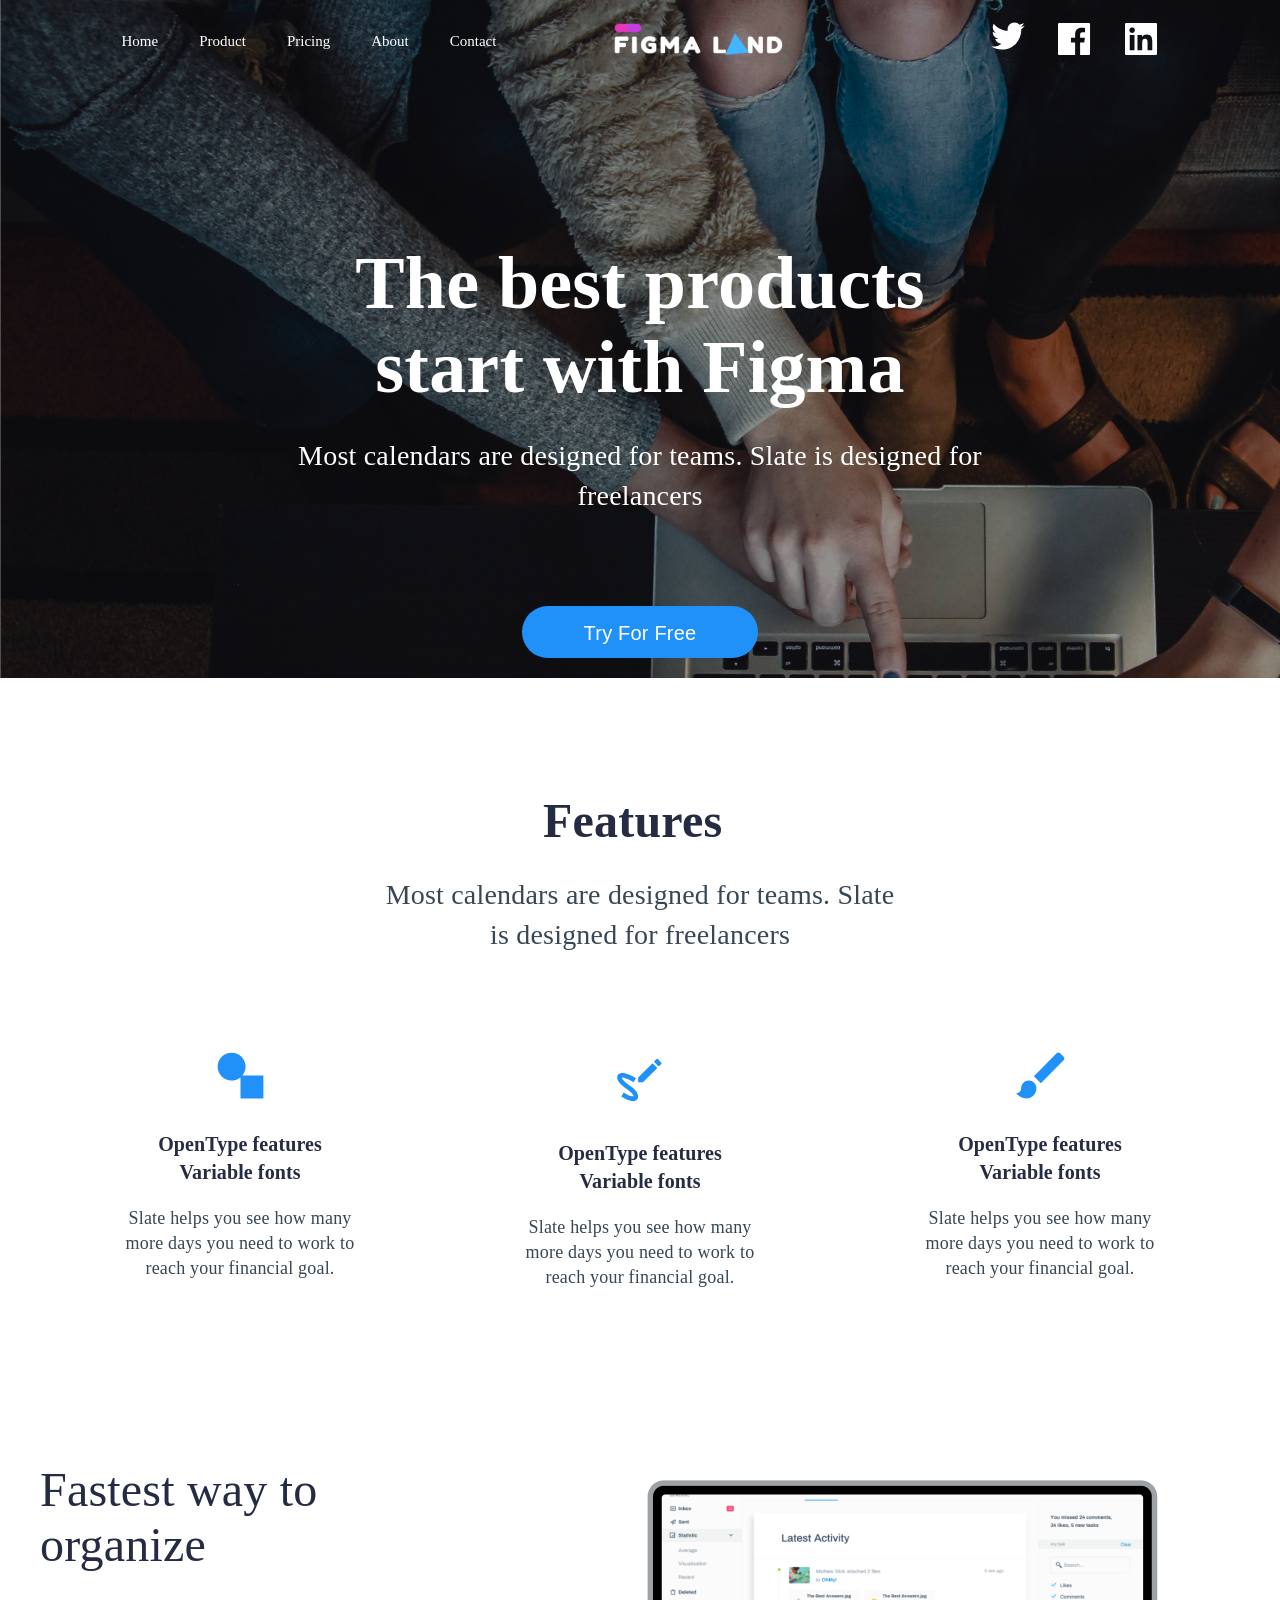
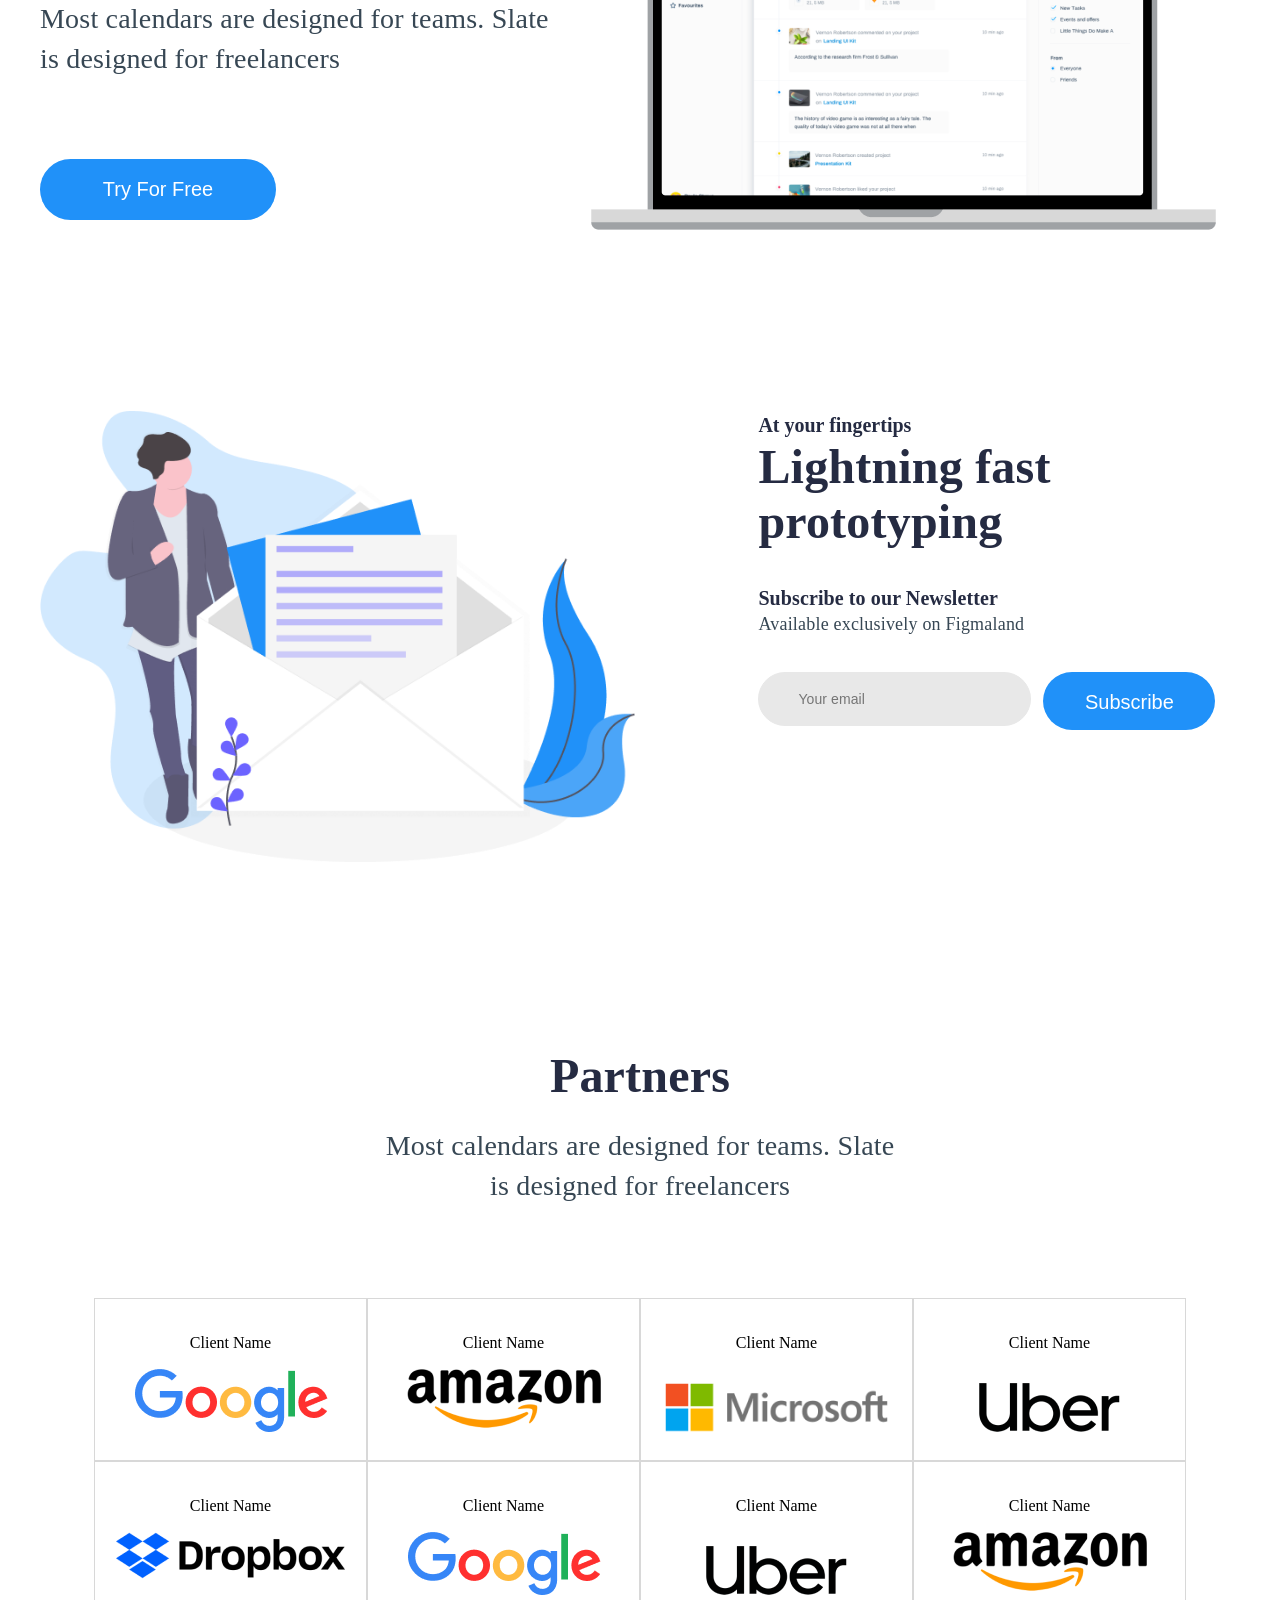
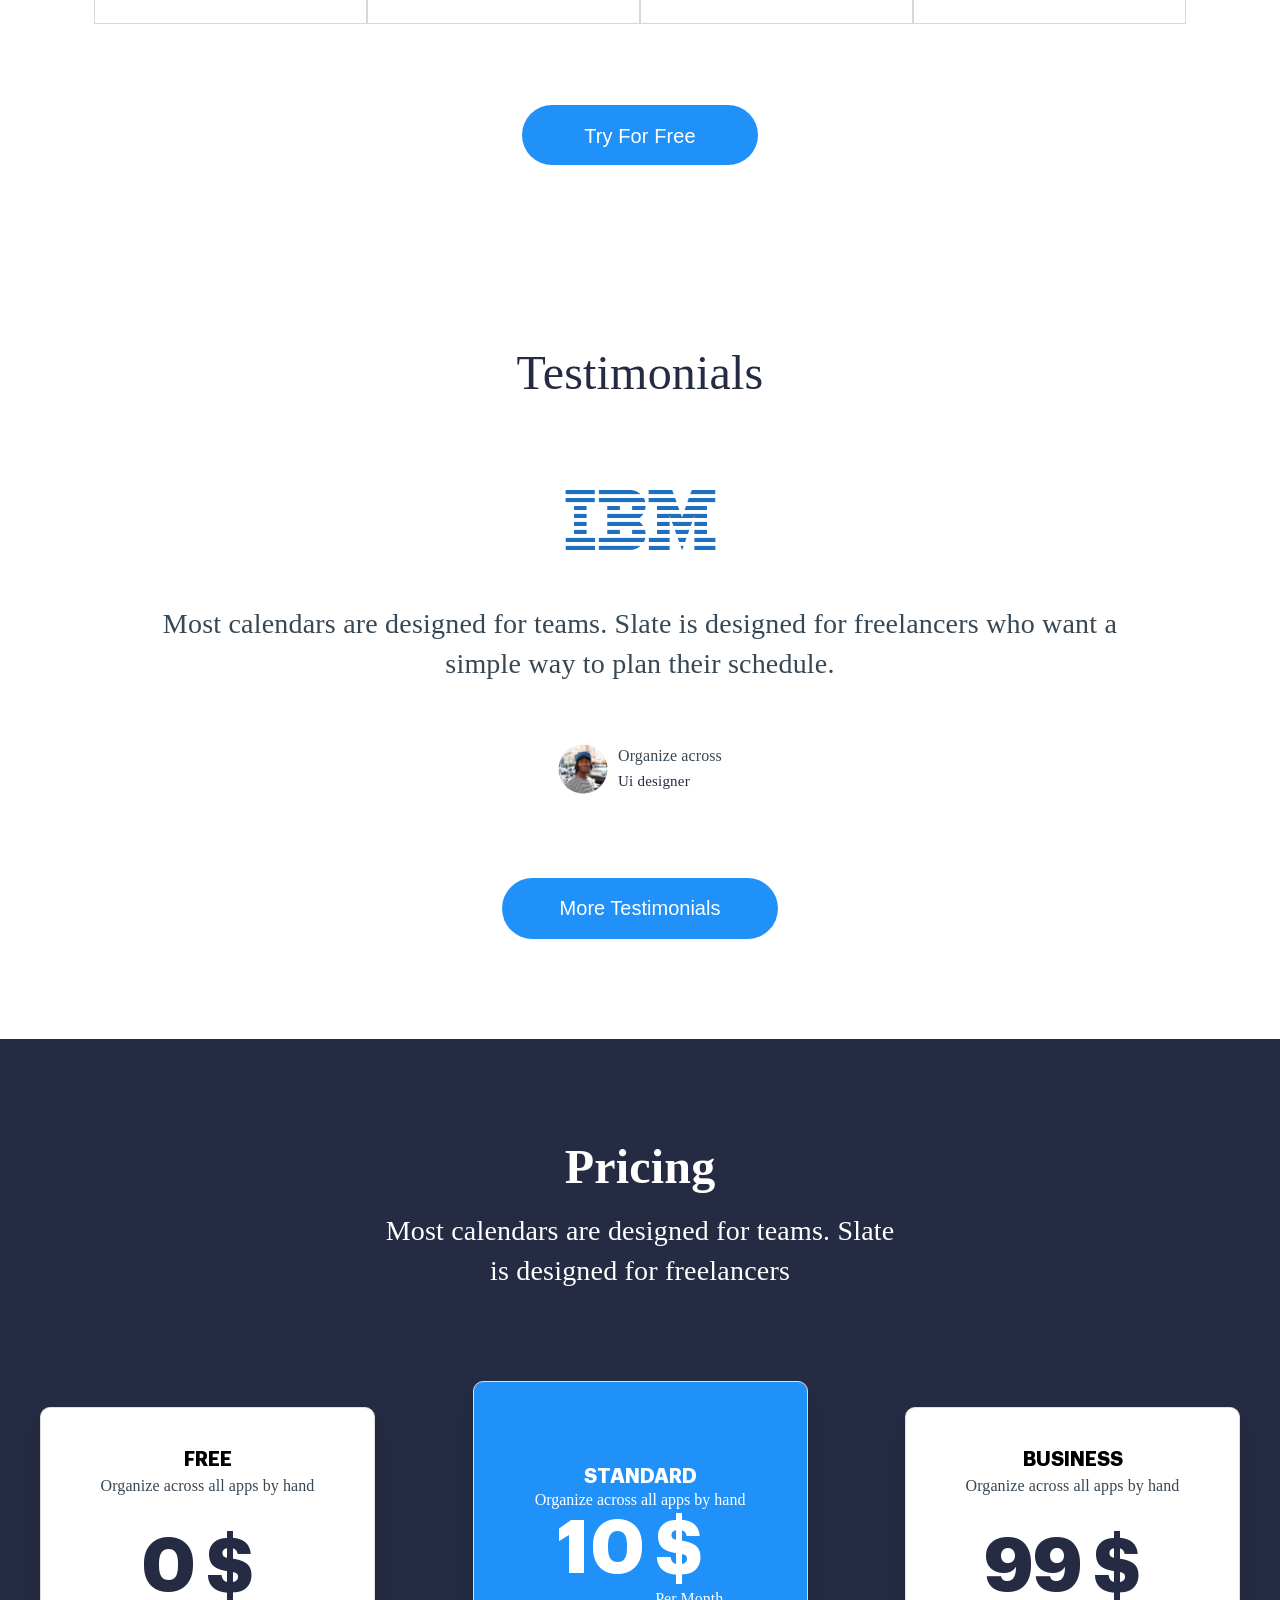
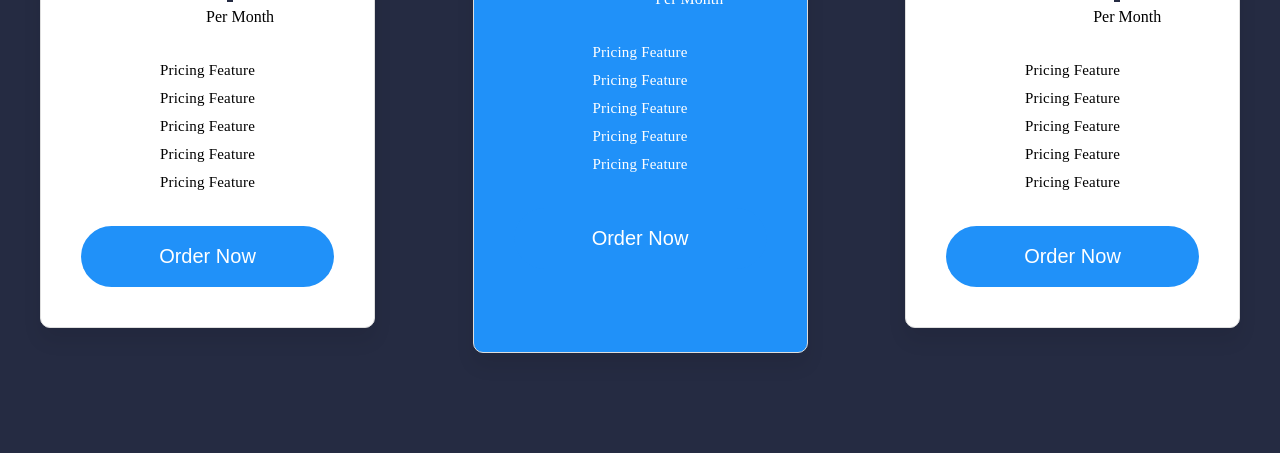
<file: index.html>
<!DOCTYPE html>
<html lang="en">

<head>
    <meta charset="UTF-8">
    <meta http-equiv="X-UA-Compatible" content="IE=edge">
    <meta name="viewport" content="width=device-width, initial-scale=1.0">
    <link rel="stylesheet" href="./css/main.css">
    <title>Document</title>
</head>

<body>
    <div class="wrapper">
        <header class="header">
            <div class="container">
                <div class="header__content">
                    <div class="header__top">
                        <nav class="header__list">
                            <ul class="header__ul">
                                <li class="header__li">Home</li>
                                <li class="header__li">Product</li>
                                <li class="header__li">Pricing</li>
                                <li class="header__li">About</li>
                                <li class="header__li">Contact</li>
                                <a href="#" class="header__img">
                                    <img src="./img/header/center.png" alt="img" class="logo__image">
                                </a>
                            </ul>
                        </nav>
                        <div class="header__socials">
                            <nav class="header__nav">
                                <ul class="header__icon">
                                    <li class="header__item">
                                        <a href="#" class="header__net">
                                            <img src="./img/header/twit.svg" alt="net" class="header__pic">
                                        </a>
                                    </li>
                                    <li class="header__item">
                                        <a href="#" class="header__net">
                                            <img src="./img/header/face.svg" alt="net" class="header__pic">
                                        </a>
                                    </li>
                                    <li class="header__item">
                                        <a href="#" class="header__net">
                                            <img src="./img/header/insta.svg" alt="net" class="header__pic">
                                        </a>
                                    </li>
                                </ul>
                            </nav>
                        </div>
                    </div>
                    <div class="header__main">
                        <h2 class="header__main-title">
                            The best products start with Figma
                        </h2>
                        <p class="header__text text text--white">
                            Most calendars are designed for teams. Slate is designed for freelancers
                        </p>
                        <button class="header__button">
                            Try For Free
                        </button>
                    </div>
                </div>
            </div>
        </header>
<section class="features">
    <div class="container">
        <div class="features__content">
            <div class="features__top">
                <h2 class="features__title title">
                    Features                
                </h2>
                <p class="features__text text">
                    Most calendars are designed for teams. Slate is designed for freelancers
                </p>
            </div>
            <div class="features__main">
                <div class="features__items">
                        <img src="./img/features/square.svg" alt="img" class="features__img">
                    <h3 class="features__title-bold">OpenType features Variable fonts</h3>
                    <p class="features__text-small">Slate helps you see how many more days you need to work to reach your  financial goal.</p>
                </div>
                <div class="features__items">
                    <img src="./img/features/mdi_draw.svg" alt="img" class="features__img">
                <h3 class="features__title-bold">OpenType features Variable fonts</h3>
                <p class="features__text-small">Slate helps you see how many more days you need to work to reach your  financial goal.</p>
            </div>
            <div class="features__items">
                <img src="./img/features/brush.svg" alt="img" class="features__img">
            <h3 class="features__title-bold">OpenType features Variable fonts</h3>
            <p class="features__text-small">Slate helps you see how many more days you need to work to reach your  financial goal.</p>
        </div>
            </div>
        </div>
    </div>
</section>
        <section class="ways">
            <div class="ways__container">
                <div class="ways__left">
                <h2 class="ways__title title">
                    Fastest way to organize                 
                </h2>
                <p class="ways__text text">
                    Most calendars are designed for teams. Slate is designed for freelancers
                </p>
                <button class="ways__button button">Try For Free</button>
            </div>
            <div class="ways__picture">
                <img src="./img/tv.png" alt="image" class="ways__image">
            </div>
        </div>
        </section>
        <section class="fingerprints">
            <div class="container">
                <div class="fingerprints__content">
               <div class="fingerprints__left">
                <img src="./img/finger/finger.png" alt="image" class="fingerprints__image">
               </div>
               <div class="fingerprints__right">
                <div class="fingerprints__about">
                    <h5 class="fingerprints__pretitle">
                        At your fingertips
                    </h5>
                    <h2 class="fingerprints__title title">
                        Lightning fast prototyping 
                    </h2>
                    <p class="fingerprints__pretext">
                        Subscribe to our Newsletter
                    </p>
                    <p class="fingerprints__text">
                        Available exclusively on Figmaland
                    </p>
                </div>
                    <form class="fingerprints__bottom">
                    <input class="fingerprints__email" type="email" placeholder="Your email">
                    <button class="fingerprints__button button button-blue">
                        Subscribe
                    </button>
                </form>
               </div>
            </div>
            </div>
        </section>
        <section class="partners">
            <div class="container">
                <h2 class="partners__title title">
                    Partners
                </h2>
                <p class="partners__text text">
                    Most calendars are designed for teams. Slate is designed for freelancers
                </p>
                <div class="partners__list">
                <div class="partners__list__top">
                    <li class="partners__li">
                        <div class="partners__content">
                        <p class="partners__name">
                            Client Name
                        </p>
                        <div class="partners__image">
                            <a href="#" class="partners__img">
                                <img src="./img/partners/logos_google.png" alt="icon" class="partners__icon">
                            </a></div>
                        </div>
                    </li>
                    <li class="partners__li">
                        <div class="partners__content">
                        <p class="partners__name">
                            Client Name
                        </p>
                        <div class="partners__image">
                            <a href="#" class="partners__img">
                                <img src="./img/partners/amazon.png" alt="icon" class="partners__icon">
                            </a></div>
                        </div>
                    </li>
                    <li class="partners__li">
                        <div class="partners__content">
                        <p class="partners__name">
                            Client Name
                        </p>
                        <div class="partners__image">
                            <a href="#" class="partners__img">
                                <img src="./img/partners/mct.png" alt="icon" class="partners__icon">
                            </a></div>
                        </div>
                    </li>
                    <li class="partners__li">
                        <div class="partners__content">
                        <p class="partners__name">
                            Client Name
                        </p>
                        <div class="partners__image">
                            <a href="#" class="partners__img">
                                <img src="./img/partners/uber.png" alt="icon" class="partners__icon">
                            </a></div>
                        </div>
                    </li>
                </div>
                 <div class="partners__list__bottom">   
                    <li class="partners__li">
                        <div class="partners__content">
                        <p class="partners__name">
                            Client Name
                        </p>
                        <div class="partners__item">
                            <a href="#" class="partners__image">
                                <img src="./img/partners/drb.png" alt="icon" class="partners__icon">
                            </a></div>
                        </div>
                    </li>
                    <li class="partners__li">
                        <div class="partners__content">
                        <p class="partners__name">
                            Client Name
                        </p>
                        <div class="partners__image">
                            <a href="#" class="partners__img">
                                <img src="./img/partners/logos_google.png" alt="icon" class="partners__icon">
                            </a></div>
                        </div>
                    </li>
                    <li class="partners__li">
                        <div class="partners__content">
                        <p class="partners__name">
                            Client Name
                        </p>
                        <div class="partners__image">
                            <a href="#" class="partners__img">
                                <img src="./img/partners/uber.png" alt="icon" class="partners__icon">
                            </a></div>
                        </div>
                    </li>
                    <li class="partners__li">
                        <div class="partners__content">
                        <p class="partners__name">
                            Client Name
                        </p>
                        <div class="partners__image">
                            <a href="#" class="partners__img">
                                <img src="./img/partners/amazon.png" alt="icon" class="partners__icon">
                            </a></div>
                        </div>
                    </li>
                </div>
            </div>
            <div class="partners__try">
                <button class="partners__button">
                    Try For Free
                </button>
            </div>
            </div>
        </section>
        <section class="reviews">
            <div class="container">
                <h2 class="reviews__title title">
                    Testimonials
                </h2>
                <div class="reviews__content">
                    <img src="./img/vector (2).png" alt="" class="reviews__icon">
                    <p class="reviews__text text">
                        Most calendars are designed for teams. Slate is designed for freelancers who want a simple way
                        to plan their schedule.
                    </p>
                    <div class="reviews__user">
                        <div class="reviews__user-avatar">
                            <div class="avatar">
                                <img src="./img/user.png" alt="user" class='avatar__picture'></div>
                        </div>
                        <div class="reviews__user-info">
                            <div class="reviews__user-duties">Organize across</div>
                            <div class="reviews__user-position">Ui designer</div>
                        </div>
                    </div>
                    <button class="reviews__button button">
                        More Testimonials
                    </button>
                </div>
            </div>
        </section>
        <section class="pricing">
            <div class="container">
                <h2 class="pricing__title title title--white">
                    Pricing
                </h2>
                <p class="pricing__text text text--white">
                    Most calendars are designed for teams. Slate is designed for freelancers
                </p>
                <ul class="pricing__list">
                    <li class="pricing__item">
                        <div class="pricing__item-title">Free</div>
                        <p class="pricing__item-text">Organize across all apps by hand</p>
                        <div class="pricing__item-cost">
                            <div class="pricing__item-cost-value">0</div>
                            <div class="pricing__item-cost-content">
                                <div class="pricing__item-cost-currency">$</div>
                                <div class="pricing__item-cost-info">Per Month</div>
                            </div>
                        </div>
                        <ul class="pricing__item-list">
                            <li class="pricing__item-list-name">Pricing Feature</li>
                            <li class="pricing__item-list-name">Pricing Feature</li>
                            <li class="pricing__item-list-name">Pricing Feature</li>
                            <li class="pricing__item-list-name">Pricing Feature</li>
                            <li class="pricing__item-list-name">Pricing Feature</li>
                        </ul>
                        <button class="pricing__item-button button">Order Now</button>
                    </li>
                    <li class="pricing__item pricing__item--mod">
                        <div class="pricing__item-title ">STANDARD</div>
                        <p class="pricing__item-text--mod">Organize across all apps by hand</p>
                        <div class="pricing__item-cost">
                            <div class="pricing__item-cost-value">10</div>
                            <div class="pricing__item-cost-content">
                                <div class="pricing__item-cost-currency">$</div>
                                <div class="pricing__item-cost-info">Per Month</div>
                            </div>
                        </div>
                        <ul class="pricing__item-list">
                            <li class="pricing__item-list-name">Pricing Feature</li>
                            <li class="pricing__item-list-name">Pricing Feature</li>
                            <li class="pricing__item-list-name">Pricing Feature</li>
                            <li class="pricing__item-list-name">Pricing Feature</li>
                            <li class="pricing__item-list-name">Pricing Feature</li>
                        </ul>
                        <button class="pricing__item-button button">Order Now</button>
                    </li>
                    <li class="pricing__item">
                        <div class="pricing__item-title">BUSINESS</div>
                        <p class="pricing__item-text">Organize across all apps by hand</p>
                        <div class="pricing__item-cost">
                            <div class="pricing__item-cost-value">99</div>
                            <div class="pricing__item-cost-content">
                                <div class="pricing__item-cost-currency">$</div>
                                <div class="pricing__item-cost-info">Per Month</div>
                            </div>
                        </div>
                        <ul class="pricing__item-list">
                            <li class="pricing__item-list-name">Pricing Feature</li>
                            <li class="pricing__item-list-name">Pricing Feature</li>
                            <li class="pricing__item-list-name">Pricing Feature</li>
                            <li class="pricing__item-list-name">Pricing Feature</li>
                            <li class="pricing__item-list-name">Pricing Feature</li>
                        </ul>
                        <button class="pricing__item-button button">Order Now</button>
                    </li>
                </ul>
            </div>
        </section>

    </div>
</body>

</html>
</file>
<file: css/main.css>
@font-face {
  font-family: "Graphik";
  src: url(../../fonts/Graphik-Regular.woff);
}
@font-face {
  font-family: "Graphik Bold";
  src: url(../../fonts/Graphik-Bold.woff);
}
* {
  box-sizing: border-box;
}

body,
html {
  height: 100%;
  width: 100%;
  margin: 0;
}

ul, li {
  margin: 0;
  padding: 0;
  list-style: none;
}

a {
  text-decoration: none;
  color: black;
}

p {
  margin: 0;
}

button {
  outline: none;
  padding: 0;
  border: 1px solid transparent;
  background-color: transparent;
  cursor: pointer;
}

h1, h2, h3, h5 {
  margin: 0;
}

.container {
  width: 1200px;
  margin: 0 auto;
}

.header {
  padding-bottom: 20px;
  background-image: url(..//..//img/header/laptop.png);
}
.header__content {
  margin: 0 auto;
  max-width: 1200px;
}
.header__top {
  display: flex;
  flex-direction: row;
  justify-content: space-around;
  align-items: center;
  margin-left: 0;
}
.header__image {
  margin-left: 0;
}
.header__ul {
  display: flex;
  flex-direction: row;
  gap: 41px;
  color: white;
  align-items: center;
}
.header__li {
  font-size: 15px;
  line-height: 28px;
}
.header__li:last-of-type {
  margin-right: 45px;
}
.header__icon {
  display: flex;
  flex-direction: row;
  gap: 33px;
}
.header__main-title {
  font-size: 74px;
  line-height: 84px;
  text-align: center;
  letter-spacing: 0.2px;
  color: #FFFFFF;
  max-width: 672px;
  margin: 159px auto 27px;
}
.header__text {
  text-align: center;
  max-width: 766px;
  margin: 0 auto 90px;
}
.header__button {
  width: 236px;
  height: 52px;
  background: #2091F9;
  border-radius: 35px;
  font-size: 20px;
  line-height: 20px;
  text-align: center;
  letter-spacing: 0.2px;
  color: #FFFFFF;
  padding: 16px 0;
  display: block;
  margin: 0 auto;
}

.features {
  padding: 115px 0 80px;
}
.features__title {
  max-width: 194px;
  margin: 0 auto 27px;
}
.features__text {
  max-width: 532px;
  margin: 0 auto 97px;
  text-align: center;
}
.features__main {
  display: flex;
  flex-direction: row;
  margin: 0 auto;
  text-align: center;
  justify-content: space-around;
}
.features__img {
  margin-bottom: 27px;
}
.features__title-bold {
  font-weight: 700;
  font-size: 20px;
  line-height: 28px;
  letter-spacing: 0.1px;
  color: #252B42;
  max-width: 194px;
  margin: 0 auto 20px;
}
.features__text-small {
  font-size: 18px;
  line-height: 25px;
  text-align: center;
  letter-spacing: 0.2px;
  color: #374754;
  max-width: 231px;
}

.pricing {
  background-color: #252b42;
  padding: 100px 0;
  color: #fff;
  text-align: center;
}
.pricing__title {
  margin-bottom: 17px;
}
.pricing__text {
  font-weight: 400;
  max-width: 532px;
  display: inline-block;
  margin-bottom: 90px;
}
.pricing__list {
  display: flex;
  align-items: center;
  justify-content: space-between;
}
.pricing__item {
  flex: 1;
  background: #ffffff;
  border: 1px solid #dedede;
  box-shadow: 0px 13px 19px rgba(0, 0, 0, 0.07);
  border-radius: 10px;
  color: black;
  padding: 40px;
  margin-right: 50px;
  max-width: 335px;
}
.pricing__item-title {
  font-family: "Graphik Bold";
  font-size: 20px;
  text-transform: uppercase;
  margin-bottom: 3px;
}
.pricing__item-text {
  font-weight: 400;
  font-size: 16px;
  line-height: 23px;
  letter-spacing: 0.1px;
  color: #374754;
  max-width: 438px;
  margin-bottom: 30px;
  display: inline-block;
}
.pricing__item-cost {
  margin-bottom: 30px;
  display: flex;
  justify-content: center;
}
.pricing__item-cost-content {
  text-align: start;
  margin-left: 10px;
}
.pricing__item-cost-value, .pricing__item-cost-currency {
  font-family: "Graphik Bold";
  font-size: 74px;
  letter-spacing: 0.2px;
  color: #252b42;
}
.pricing__item-list {
  margin-bottom: 30px;
}
.pricing__item-list-name {
  font-weight: 400;
  font-size: 15px;
  line-height: 28px;
  letter-spacing: 0.2px;
  text-decoration: none;
}
.pricing__item--mod {
  background: #2091f9;
  color: #ffffff;
  padding: 83px 40px;
}
.pricing__item--mod .pricing__item-cost-value {
  color: inherit;
}
.pricing__item--mod .pricing__item-cost-currency {
  color: inherit;
}
.pricing__item--mod .pricing__item-cost-content {
  color: inherit;
}
.pricing__item--mod .pricing__item-cost-content-info {
  color: inherit;
}
.pricing__item--mod-list-name {
  color: #fff;
  list-style: none;
}
.pricing .pricing__item-text--mod {
  color: #fff;
}
.pricing__item:last-child {
  margin-right: 0;
}

.title {
  font-size: 48px;
  letter-spacing: 0.2px;
  color: #252B42;
}
.title--white {
  color: #fff;
}

.reviews {
  text-align: center;
}
.reviews__title {
  margin-bottom: 90px;
  margin-top: 100px;
  font-weight: 400;
  font-size: 48px;
  line-height: 55px;
  color: #252B42;
}
.reviews__icon {
  margin-bottom: 50px;
}
.reviews__text {
  color: #374754;
  margin: 0 auto 60px auto;
  max-width: 967px;
}
.reviews__user {
  display: flex;
  justify-content: center;
  margin-bottom: 80px;
}
.reviews__user-avatar {
  margin-right: 10px;
}
.reviews__user-duties {
  font-size: 16px;
  line-height: 23px;
  letter-spacing: 0.1px;
  color: #374754;
}
.reviews__user-position {
  font-size: 15px;
  line-height: 28px;
  letter-spacing: 0.2px;
  color: #252B42;
}
.reviews__user-info {
  text-align: left;
}
.reviews__button {
  max-width: 276px;
  margin-bottom: 100px;
}

.avatar {
  display: inline-block;
  height: 50px;
  width: 50px;
  border-radius: 50%;
  overflow: hidden;
}
.avatar__picture {
  height: 100%;
  width: 100%;
  -o-object-fit: cover;
     object-fit: cover;
}

.button {
  background: #2091F9;
  border-radius: 35px;
  font-size: 20px;
  color: #FFFFFF;
  padding: 18px 0;
  width: 100%;
  transition: 0.4s;
}
.button:hover {
  background-color: #2473be;
}

.text {
  font-size: 28px;
  line-height: 40px;
  letter-spacing: 0.2px;
  color: #374754;
  font-weight: 400;
}
.text--white {
  color: #fff;
}

.partners {
  text-align: center;
  align-items: center;
}
.partners__title {
  max-width: 188px;
  margin: 130px auto 23px auto;
}
.partners__text {
  max-width: 532px;
  margin: 0 auto 92px auto;
}
.partners__list {
  display: flex;
  flex-direction: column;
  align-items: center;
}
.partners__list__top {
  display: flex;
  flex-direction: row;
}
.partners__list__top__content {
  padding: 31px 0 45px;
  display: inline-block;
}
.partners__list__top__item {
  padding: 31px 0 46px;
}
.partners__list__top__item__img {
  margin-right: 40px;
}
.partners__list__bottom {
  display: flex;
  flex-direction: row;
}
.partners__content {
  padding-top: 32px;
  width: 273px;
  height: 163px;
  background: #FFFFFF;
  border: 1px solid #D8D8D8;
}
.partners__name {
  display: inline-block;
  font-size: 16px;
  line-height: 23px;
  margin: 0 auto 15px;
}
.partners__button {
  width: 236px;
  height: 60px;
  background: #2091F9;
  border-radius: 35px;
  font-size: 20px;
  line-height: 28px;
  letter-spacing: 0.1px;
  color: #FFFFFF;
  padding: 16px 0;
  margin: 81px 0 80px;
}

.fingerprints {
  padding: 159px 0 52px;
}
.fingerprints__content {
  display: flex;
  flex-direction: row;
  gap: 123px;
}
.fingerprints__content .fingerprints__bottom {
  display: flex;
  flex-direction: row;
}
.fingerprints__content .fingerprints__bottom__button-blue {
  background: #2091F9;
  border-radius: 35px;
  max-width: 172px;
}
.fingerprints__pretitle {
  font-size: 20px;
  line-height: 28px;
  color: #252B42;
}
.fingerprints__pretext {
  font-weight: 700;
  font-size: 20px;
  line-height: 28px;
  letter-spacing: 0.1px;
  color: #252B42;
  margin-top: 35px;
  max-width: 276px;
  margin-bottom: 0;
}
.fingerprints__text {
  font-weight: 400;
  font-size: 18px;
  line-height: 25px;
  letter-spacing: 0.2px;
  color: #374754;
  max-width: 301px;
  margin-bottom: 35px;
}
.fingerprints__email {
  width: 273px;
  height: 54px;
  background: #E8E8E8;
  border: 1px solid #E8E8E8;
  border-radius: 39px;
  padding: 19px 0 19px 39px;
  max-width: 273px;
  font-weight: 400;
  font-size: 14px;
  line-height: 16px;
  letter-spacing: 0.1px;
  color: #18171D;
  margin-right: 12px;
}
.fingerprints__button {
  width: 172px;
  height: 58px;
  font-size: 20px;
  line-height: 20px;
  padding: 19px 38px;
}
.fingerprints__image {
  width: 100%;
}

.ways__container {
  display: flex;
  flex-direction: row;
  margin: 0 auto;
  max-width: 1200px;
}
.ways__title {
  font-weight: 400;
  font-size: 48px;
  line-height: 55px;
  letter-spacing: 0.2px;
  color: #252B42;
  max-width: 335px;
  margin-top: 92px;
}
.ways__button {
  color: white;
  max-width: 236px;
}
.ways__text {
  max-width: 532px;
  margin: 27px 0 80px;
}
.ways__picture {
  margin-top: 92px;
  max-width: 100%;
}/*# sourceMappingURL=main.css.map */
</file>
